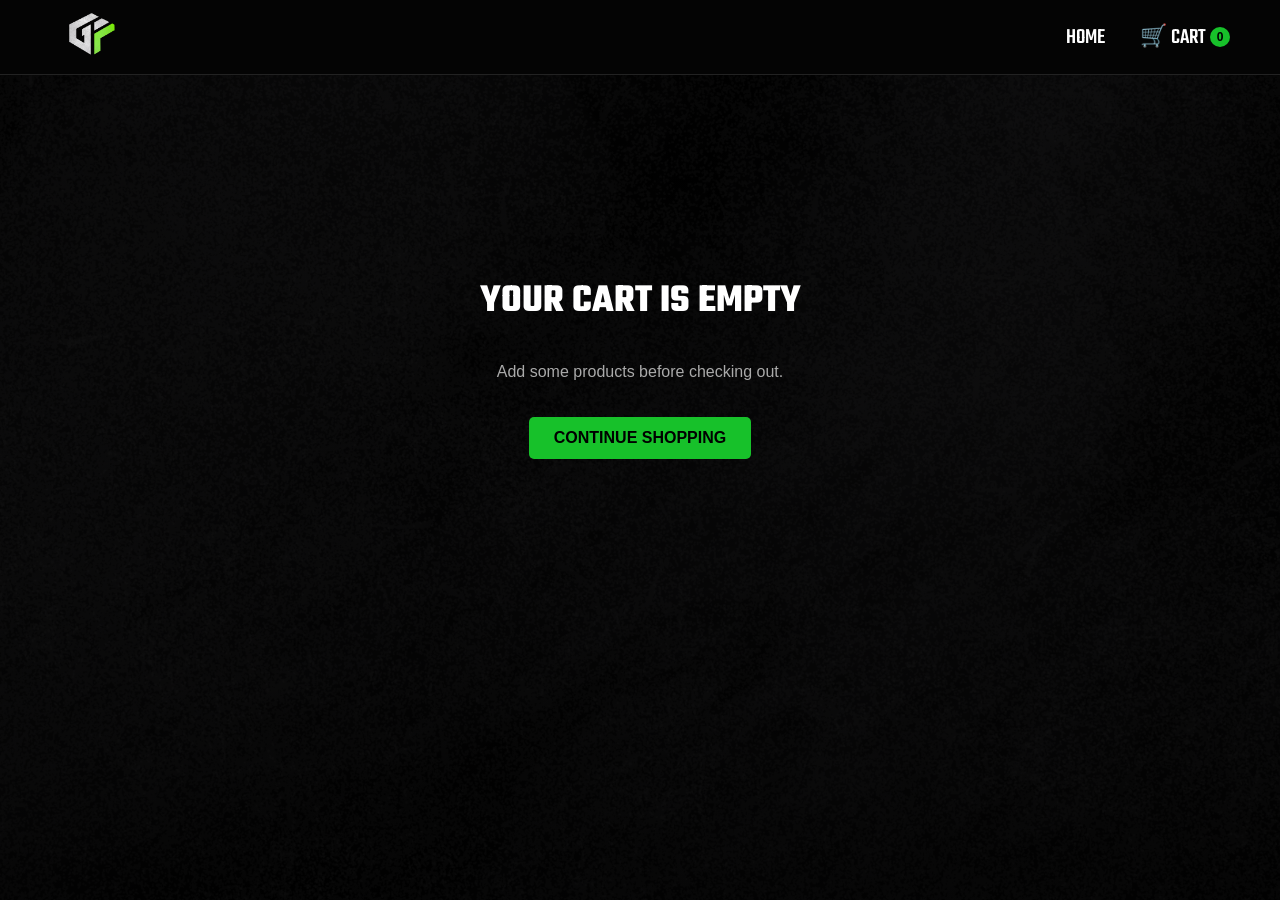
<file: checkout.html>
<!DOCTYPE html>
<html lang="en">

<head>

<meta charset="UTF-8">
<meta name="viewport" content="width=device-width, initial-scale=1">

<title>Checkout | GAINFORGE</title>

<link rel="preconnect" href="https://fonts.googleapis.com">
<link rel="preconnect" href="https://fonts.gstatic.com" crossorigin>

<link href="https://fonts.googleapis.com/css2?family=Teko:wght@400;500;600;700&display=swap" rel="stylesheet">

<link rel="stylesheet" href="checkout-style.css">



</head>


<body>


<!-- =========================
     NAVBAR
========================= -->

<nav>

    <a href="index.html">
        <img src="logo2.png" id="logo">
    </a>

    <div class="nav-links">

        <a href="index.html">
            HOME
        </a>

        <a href="cart.html" class="cart">
            🛒 CART
            <span id="cart-count">0</span>
        </a>

    </div>

</nav>



<!-- =========================
     CHECKOUT PAGE
========================= -->

<div class="checkout-container" id="checkout-page">

    <h1 class="page-title">
        CHECKOUT
    </h1>


    <div class="checkout-grid">


        <!-- =====================
             CUSTOMER INFORMATION
        ====================== -->

        <div class="checkout-box">

            <h2>
                DELIVERY INFORMATION
            </h2>


            <form id="checkout-form">


                <div class="form-group">

                    <label>
                        Full Name
                    </label>

                    <input
                        type="text"
                        id="full-name"
                        placeholder="Enter your full name"
                        required
                    >

                </div>



                <div class="form-group">

                    <label>
                        Email Address
                    </label>

                    <input
                        type="email"
                        id="email"
                        placeholder="Enter your email"
                        required
                    >

                </div>



                <div class="form-group">

                    <label>
                        Phone Number
                    </label>

                    <input
                        type="tel"
                        id="phone"
                        placeholder="09XXXXXXXXX"
                        required
                    >

                </div>



                <div class="form-group">

                    <label>
                        Delivery Address
                    </label>

                    <textarea
                        id="address"
                        placeholder="House number, street, barangay"
                        required
                    ></textarea>

                </div>



                <div class="form-group">

                    <label>
                        City / Municipality
                    </label>

                    <input
                        type="text"
                        id="city"
                        placeholder="Enter your city or municipality"
                        required
                    >

                </div>



                <div class="form-group">

                    <label>
                        Province
                    </label>

                    <input
                        type="text"
                        id="province"
                        placeholder="Enter your province"
                        required
                    >

                </div>



                <div class="form-group">

                    <label>
                        Payment Method
                    </label>

                    <select id="payment" required>

                        <option value="">
                            Select payment method
                        </option>

                        <option value="COD">
                            Cash on Delivery
                        </option>

                        <option value="GCash">
                            GCash
                        </option>

                        <option value="Bank Transfer">
                            Bank Transfer
                        </option>

                    </select>

                </div>


            </form>

        </div>



        <!-- =====================
             ORDER SUMMARY
        ====================== -->

        <div class="checkout-box">

            <h2>
                YOUR ORDER
            </h2>


            <div id="order-items">
                <!-- Products appear here -->
            </div>


            <div class="summary-row">

                <span>
                    Subtotal
                </span>

                <span id="subtotal">
                    ₱0
                </span>

            </div>


            <div class="summary-row">

                <span>
                    Shipping
                </span>

                <span>
                    FREE
                </span>

            </div>


            <div class="summary-row total">

                <span>
                    TOTAL
                </span>

                <span
                    class="total-price"
                    id="total"
                >
                    ₱0
                </span>

            </div>


            <button
                type="submit"
                form="checkout-form"
                class="place-order"
            >
                PLACE ORDER
            </button>

        </div>

    </div>

</div>



<!-- =========================
     SUCCESS
========================= -->

<div
    class="success-message"
    id="success-message"
>

    <h1>
        ORDER PLACED ✓
    </h1>

    <p>
        Thank you for your order!
        Your GAINFORGE order has been successfully placed.
    </p>

    <p>
        We will process your order and prepare it for delivery.
    </p>

    <a href="index.html">
        BACK TO HOME
    </a>

</div>



<script>

/* =========================
   CART FUNCTIONS
========================= */

function getCart() {

    return JSON.parse(
        localStorage.getItem("gainforgeCart")
    ) || [];

}


function updateCartCount() {

    const cart = getCart();

    let totalItems = 0;


    cart.forEach(function(item) {

        totalItems += item.quantity;

    });


    document.getElementById("cart-count").textContent =
        totalItems;

}


/* =========================
   DISPLAY ORDER
========================= */

function displayOrder() {

    const cart = getCart();

    const orderItems =
        document.getElementById("order-items");


    let subtotal = 0;


    if (cart.length === 0) {

        document.getElementById("checkout-page").innerHTML = `

            <div class="empty-checkout">

                <h2>
                    YOUR CART IS EMPTY
                </h2>

                <p>
                    Add some products before checking out.
                </p>

                <a href="index.html">
                    CONTINUE SHOPPING
                </a>

            </div>

        `;

        return;

    }


    orderItems.innerHTML = "";


    cart.forEach(function(item) {

        const itemTotal =
            item.price * item.quantity;


        subtotal += itemTotal;


        const itemHTML = `

            <div class="order-item">

                <img
                    src="${item.image}"
                    alt="${item.name}"
                >

                <div class="order-info">

                    <h3>
                        ${item.name}
                    </h3>

                    <p>
                        Quantity: ${item.quantity}
                    </p>

                </div>

                <div class="order-price">

                    ₱${itemTotal.toLocaleString()}

                </div>

            </div>

        `;


        orderItems.innerHTML += itemHTML;

    });


    document.getElementById("subtotal").textContent =
        "₱" + subtotal.toLocaleString();


    document.getElementById("total").textContent =
        "₱" + subtotal.toLocaleString();

}


/* =========================
   PLACE ORDER
========================= */

document
    .getElementById("checkout-form")
    .addEventListener("submit", function(event) {

        event.preventDefault();


        const cart = getCart();


        if (cart.length === 0) {

            alert("Your cart is empty.");

            return;

        }


        const fullName =
            document.getElementById("full-name").value;

        const email =
            document.getElementById("email").value;

        const phone =
            document.getElementById("phone").value;

        const address =
            document.getElementById("address").value;

        const city =
            document.getElementById("city").value;

        const province =
            document.getElementById("province").value;

        const payment =
            document.getElementById("payment").value;


        console.log("Customer:", fullName);

        console.log("Email:", email);

        console.log("Phone:", phone);

        console.log("Address:", address);

        console.log("City:", city);

        console.log("Province:", province);

        console.log("Payment:", payment);


        /*
            Clear cart after successful order
        */

        localStorage.removeItem("gainforgeCart");


        /*
            Hide checkout
        */

        document.getElementById("checkout-page").style.display =
            "none";


        /*
            Show success message
        */

        document.getElementById("success-message").style.display =
            "block";


        /*
            Update cart counter
        */

        updateCartCount();

    });


/* =========================
   INITIALIZE
========================= */

displayOrder();

updateCartCount();

</script>


</body>

</html>
</file>
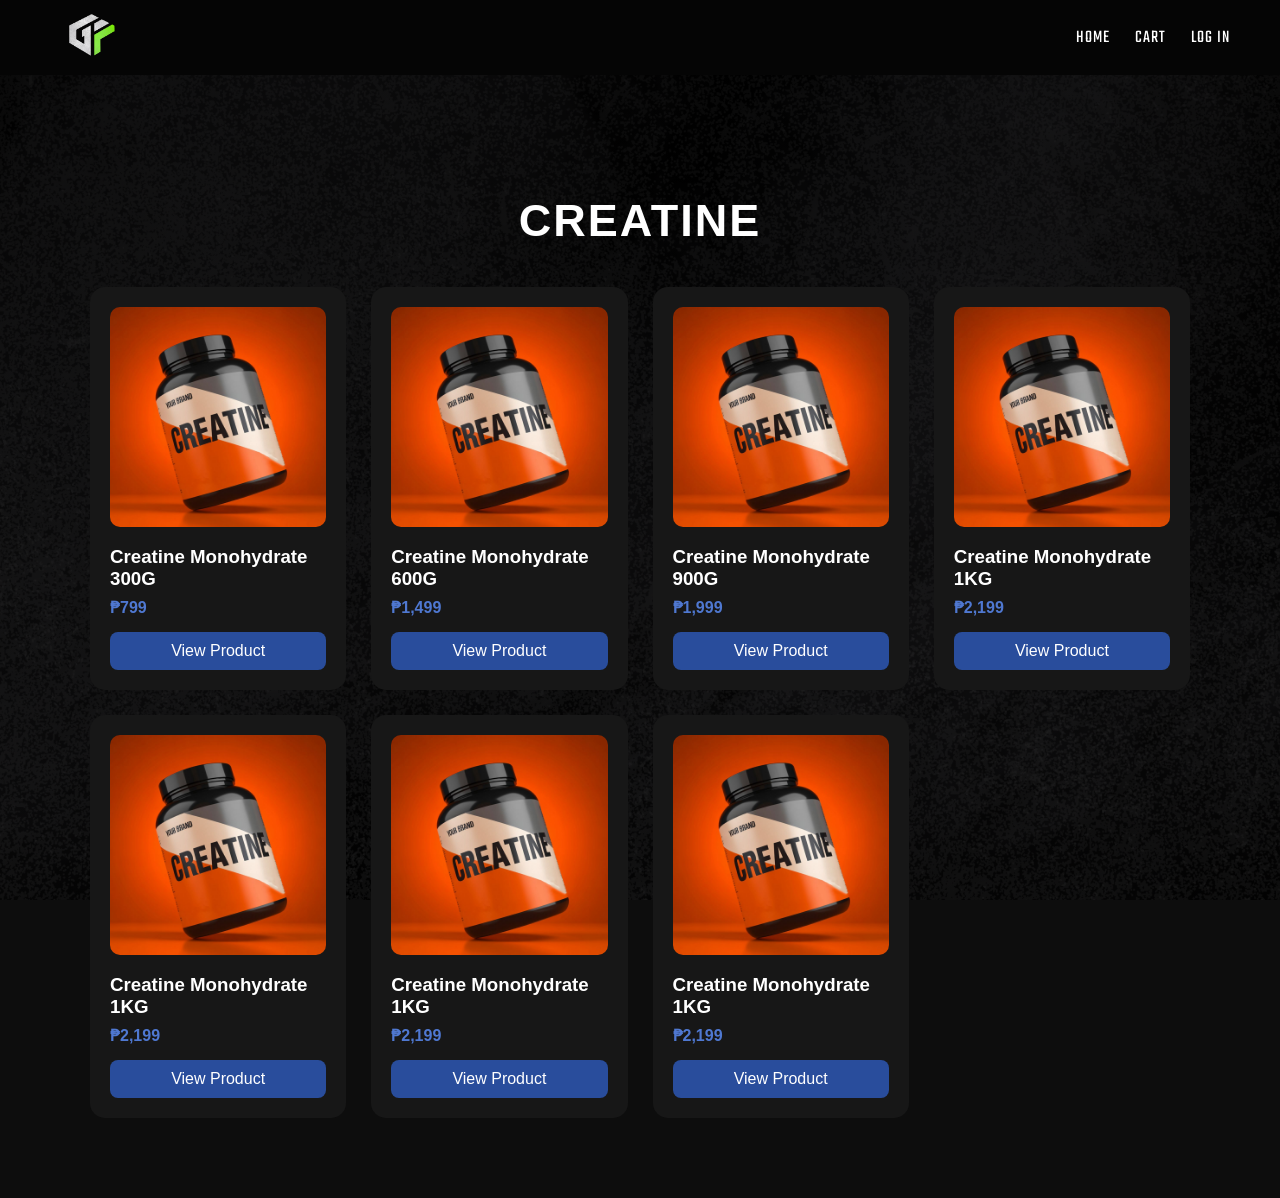
<file: creatine.html>
<!DOCTYPE html>
<html lang="en">

<head>

<meta charset="UTF-8">
<meta name="viewport" content="width=device-width, initial-scale=1">

<title>Whey Protein | GAINFORGE</title>
<link rel="preconnect" href="https://fonts.googleapis.com">
<link rel="preconnect" href="https://fonts.gstatic.com" crossorigin>
<link href="https://fonts.googleapis.com/css2?family=Teko:wght@600;700&display=swap" rel="stylesheet">

<link rel="stylesheet" href="creatine-style.css">

</head>

<body>

<nav class="navbar">

    <a href="index.html" class="logo">
        <img src="logo2.png">
    </a>

    <div class="nav-right">
        <a href="index.html">HOME</a>
        <a href="cart.html">CART</a>
        <a href="login.html">LOG IN</a>
    </div>

</nav>


<section class="products-page">

    <h1>CREATINE</h1>

    <div class="products">

        <div class="product">

            <img src="images/product2.jpg">

            <h3>Creatine Monohydrate 300G</h3>

            <p class="price">₱799</p>

            <a href="product.html?id=creatine-300g" class="view-product">
                View Product
            </a>

        </div>


        <div class="product">

            <img src="images/product2.jpg">

            <h3>Creatine Monohydrate 600G</h3>

            <p class="price">₱1,499</p>

            <a href="product.html?id=creatine-600g" class="view-product">
                View Product
            </a>

        </div>

        <div class="product">

            <img src="images/product2.jpg">

            <h3>Creatine Monohydrate 900G</h3>

            <p class="price">₱1,999</p>

            <a href="product.html?id=creatine-900g" class="view-product">
                View Product
            </a>

        </div>

        <div class="product">

            <img src="images/product2.jpg">

            <h3>Creatine Monohydrate 1KG</h3>

            <p class="price">₱2,199</p>

            <a href="product.html?id=creatine-1kg" class="view-product">
                View Product
            </a>

        </div>

         <div class="product">

            <img src="images/product2.jpg">

            <h3>Creatine Monohydrate 1KG</h3>

            <p class="price">₱2,199</p>

            <a href="product.html?id=creatine-1kg" class="view-product">
                View Product
            </a>

        </div>

         <div class="product">

            <img src="images/product2.jpg">

            <h3>Creatine Monohydrate 1KG</h3>

            <p class="price">₱2,199</p>

            <a href="product.html?id=creatine-1kg" class="view-product">
                View Product
            </a>

        </div>

         <div class="product">

            <img src="images/product2.jpg">

            <h3>Creatine Monohydrate 1KG</h3>

            <p class="price">₱2,199</p>

            <a href="product.html?id=creatine-1kg" class="view-product">
                View Product
            </a>

        </div>

    </div>

</section>

</body>
</html>
</file>
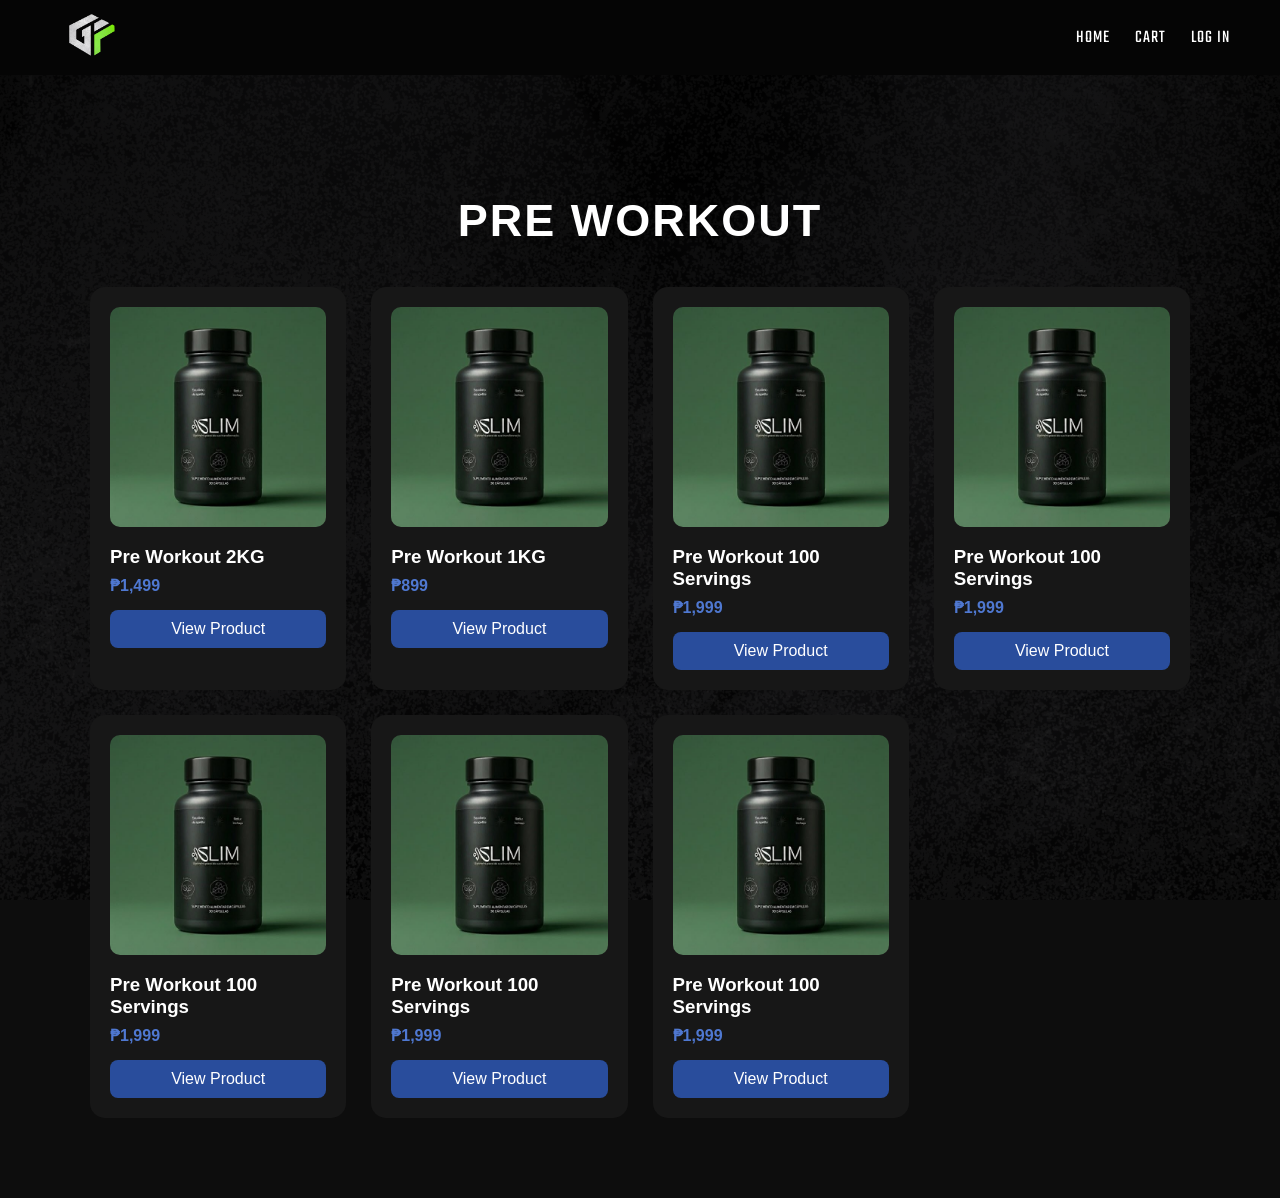
<file: preworkout.html>
<!DOCTYPE html>
<html lang="en">

<head>

<meta charset="UTF-8">
<meta name="viewport" content="width=device-width, initial-scale=1">

<title>Whey Protein | GAINFORGE</title>

<link rel="preconnect" href="https://fonts.googleapis.com">
<link rel="preconnect" href="https://fonts.gstatic.com" crossorigin>
<link href="https://fonts.googleapis.com/css2?family=Teko:wght@600;700&display=swap" rel="stylesheet">


<link rel="stylesheet" href="preworkout-style.css">

</head>

<body>

<nav class="navbar">

    <a href="index.html" class="logo">
        <img src="logo2.png">
    </a>

    <div class="nav-right">
        <a href="index.html">HOME</a>
        <a href="cart.html">CART</a>
        <a href="login.html">LOG IN</a>
    </div>

</nav>


<section class="products-page">

    <h1>PRE WORKOUT</h1>

    <div class="products">

        <div class="product">

            <img src="images/product3.jpg">

            <h3>Pre Workout 2KG</h3>

            <p class="price">₱1,499</p>

            <a href="product.html?id=preworkout-30servings" class="view-product">
                View Product
            </a>

        </div>


        <div class="product">

            <img src="images/product3.jpg">

            <h3>Pre Workout 1KG</h3>

            <p class="price">₱899</p>

            <a href="product.html?id=preworkout-60servings" class="view-product">
                View Product
            </a>

        </div>

        <div class="product">

            <img src="images/product3.jpg">

            <h3>Pre Workout 100 Servings</h3>

            <p class="price">₱1,999</p>

            <a href="product.html?id=preworkout-100servings" class="view-product">
                View Product
            </a>

        </div>

        <div class="product">

            <img src="images/product3.jpg">

            <h3>Pre Workout 100 Servings</h3>

            <p class="price">₱1,999</p>

            <a href="product.html?id=preworkout-100servings" class="view-product">
                View Product
            </a>

        </div>

        <div class="product">

            <img src="images/product3.jpg">

            <h3>Pre Workout 100 Servings</h3>

            <p class="price">₱1,999</p>

            <a href="product.html?id=preworkout-100servings" class="view-product">
                View Product
            </a>

        </div>

        <div class="product">

            <img src="images/product3.jpg">

            <h3>Pre Workout 100 Servings</h3>

            <p class="price">₱1,999</p>

            <a href="product.html?id=preworkout-100servings" class="view-product">
                View Product
            </a>

        </div>

        <div class="product">

            <img src="images/product3.jpg">

            <h3>Pre Workout 100 Servings</h3>

            <p class="price">₱1,999</p>

            <a href="product.html?id=preworkout-100servings" class="view-product">
                View Product
            </a>

        </div>

    </div>

</section>

</body>
</html>
</file>
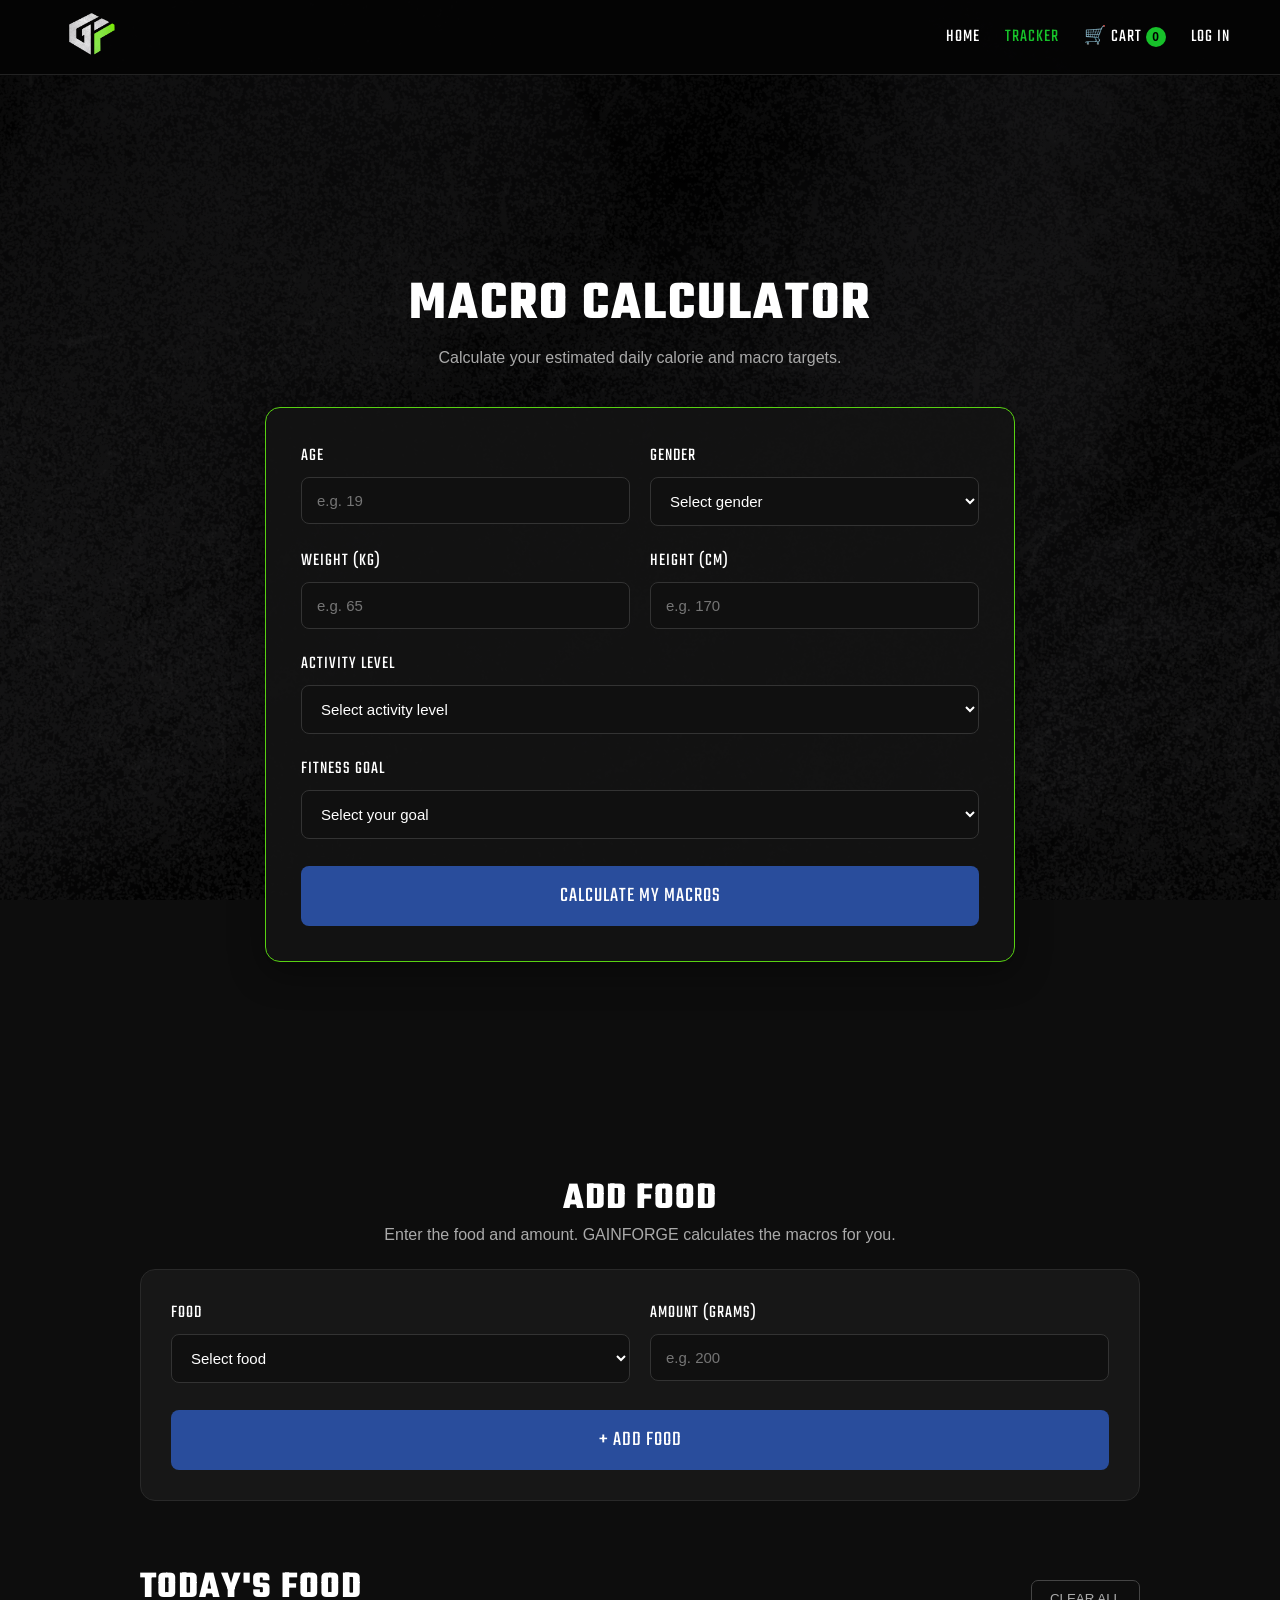
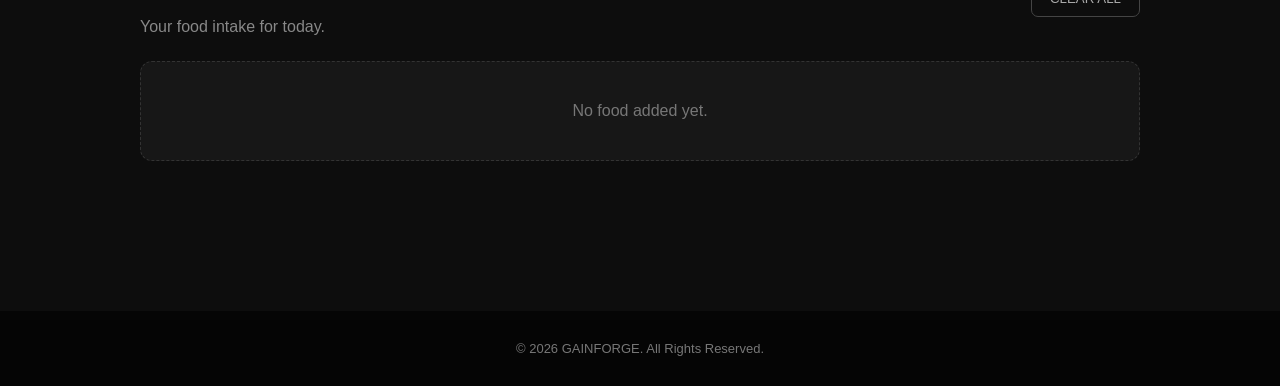
<file: tracker.html>
<!DOCTYPE html>
<html lang="en">

<head>

<meta charset="UTF-8">
<meta name="viewport" content="width=device-width, initial-scale=1">

<title>Macro Tracker | GAINFORGE</title>

<link rel="preconnect" href="https://fonts.googleapis.com">
<link rel="preconnect" href="https://fonts.gstatic.com" crossorigin>

<link href="https://fonts.googleapis.com/css2?family=Teko:wght@400;500;600;700&display=swap" rel="stylesheet">

<link rel="stylesheet" href="tracker-style.css">

</head>


<body>


<!-- =========================
     NAVBAR
========================= -->

<nav class="navbar">

    <a href="index.html" class="logo">

        <img src="logo2.png" alt="GAINFORGE">

    </a>


    <div class="nav-right">

        <a href="index.html">
            HOME
        </a>

        <a href="tracker.html" class="active">
            TRACKER
        </a>

        <a href="cart.html">
            🛒 CART
            <span id="cart-count">0</span>
        </a>

        <a href="login.html">
            LOG IN
        </a>

    </div>

</nav>



<!-- =========================
     TRACKER PAGE
========================= -->

<main class="tracker-page">

<section class="calculator-section">

    <div class="section-title">
        <h1>MACRO CALCULATOR</h1>
        <p>Calculate your estimated daily calorie and macro targets.</p>
    </div>

    <div class="calculator-box">

        <form id="macro-form">

            <div class="form-row">

                <div class="form-group">
                    <label for="age">AGE</label>
                    <input type="number" id="age" placeholder="e.g. 19" min="15" max="100" required>
                </div>

                <div class="form-group">
                    <label for="gender">GENDER</label>
                    <select id="gender" required>
                        <option value="">Select gender</option>
                        <option value="male">Male</option>
                        <option value="female">Female</option>
                    </select>
                </div>

            </div>


            <div class="form-row">

                <div class="form-group">
                    <label for="weight">WEIGHT (KG)</label>
                    <input type="number" id="weight" placeholder="e.g. 65" min="30" max="300" step="0.1" required>
                </div>

                <div class="form-group">
                    <label for="height">HEIGHT (CM)</label>
                    <input type="number" id="height" placeholder="e.g. 170" min="100" max="250" step="0.1" required>
                </div>

            </div>


            <div class="form-group">

                <label for="activity">ACTIVITY LEVEL</label>

                <select id="activity" required>

                    <option value="">
                        Select activity level
                    </option>

                    <option value="1.2">
                        Sedentary — Little or no exercise
                    </option>

                    <option value="1.375">
                        Lightly Active — Exercise 1–3 days/week
                    </option>

                    <option value="1.55">
                        Moderately Active — Exercise 3–5 days/week
                    </option>

                    <option value="1.725">
                        Very Active — Exercise 6–7 days/week
                    </option>

                    <option value="1.9">
                        Extremely Active — Hard training / physical job
                    </option>

                </select>

            </div>


            <div class="form-group">

                <label for="goal">FITNESS GOAL</label>

                <select id="goal" required>

                    <option value="">
                        Select your goal
                    </option>

                    <option value="lose">
                        Lose Weight
                    </option>

                    <option value="maintain">
                        Maintain Weight
                    </option>

                    <option value="gain">
                        Gain Weight / Muscle
                    </option>

                </select>

            </div>


            <button type="submit" class="calculate-btn">
                CALCULATE MY MACROS
            </button>

        </form>

    </div>


    <!-- RESULTS -->

    <div id="macro-results" class="macro-results">

        <div class="results-title">
            <h2>YOUR DAILY TARGETS</h2>
            <p>Estimated values based on the information you entered.</p>
        </div>


        <div class="macro-cards">

            <div class="macro-card calories-card">

                <span class="macro-label">
                    CALORIES
                </span>

                <strong id="calorie-target">
                    0
                </strong>

                <small>
                    kcal / day
                </small>

            </div>


            <div class="macro-card">

                <span class="macro-label">
                    PROTEIN
                </span>

                <strong id="protein-target">
                    0
                </strong>

                <small>
                    grams / day
                </small>

            </div>


            <div class="macro-card">

                <span class="macro-label">
                    CARBS
                </span>

                <strong id="carbs-target">
                    0
                </strong>

                <small>
                    grams / day
                </small>

            </div>


            <div class="macro-card">

                <span class="macro-label">
                    FATS
                </span>

                <strong id="fat-target">
                    0
                </strong>

                <small>
                    grams / day
                </small>

            </div>

        </div>


        <div class="macro-note">

            <strong>GAINFORGE NOTE</strong>

            <p>
                These numbers are estimates intended for general fitness
                tracking. Individual nutrition needs can vary.
            </p>

        </div>

    </div>

</section>

<!-- ADD FOOD -->

<div class="food-section">

    <div class="section-title">
        <h2>ADD FOOD</h2>
        <p>Enter the food and amount. GAINFORGE calculates the macros for you.</p>
    </div>


    <div class="food-form-box">

        <form id="food-form">

            <div class="food-input-row">

                <div class="form-group">

                    <label for="food-name">
                        FOOD
                    </label>

                    <select id="food-name" required>

                        <option value="">
                            Select food
                        </option>

                        <option value="chicken">
                            Chicken Breast
                        </option>

                        <option value="egg">
                            Egg
                        </option>

                        <option value="rice">
                            White Rice
                        </option>

                        <option value="oats">
                            Oats
                        </option>

                        <option value="banana">
                            Banana
                        </option>

                        <option value="beef">
                            Lean Beef
                        </option>

                        <option value="tuna">
                            Tuna
                        </option>

                        <option value="milk">
                            Milk
                        </option>

                        <option value="bread">
                            Bread
                        </option>

                        <option value="peanut-butter">
                            Peanut Butter
                        </option>

                    </select>

                </div>


                <div class="form-group">

                    <label for="food-grams">
                        AMOUNT (GRAMS)
                    </label>

                    <input
                        type="number"
                        id="food-grams"
                        placeholder="e.g. 200"
                        min="1"
                        max="5000"
                        step="1"
                        required
                    >

                </div>

            </div>


            <button
                type="submit"
                class="calculate-btn"
            >
                + ADD FOOD
            </button>

        </form>

    </div>

</div>


<!-- TODAY'S FOOD -->

<div class="food-log-section">

    <div class="food-log-header">

        <div>

            <h2>TODAY'S FOOD</h2>

            <p>
                Your food intake for today.
            </p>

        </div>

        <button
            type="button"
            id="clear-food"
            class="clear-food-btn"
        >
            CLEAR ALL
        </button>

    </div>


    <div id="food-list">

        <div class="empty-food">
            No food added yet.
        </div>

    </div>

</div>




</main>



<!-- =========================
     FOOTER
========================= -->

<footer>

    <p>
        © 2026 GAINFORGE. All Rights Reserved.
    </p>

</footer>



<script>

/* ================================
   MACRO CALCULATOR
================================ */

const macroForm = document.getElementById("macro-form");

const macroResults = document.getElementById("macro-results");

const calorieTarget = document.getElementById("calorie-target");
const proteinTarget = document.getElementById("protein-target");
const carbsTarget = document.getElementById("carbs-target");
const fatTarget = document.getElementById("fat-target");


macroForm.addEventListener("submit", function(event) {

    event.preventDefault();


    /* GET USER INPUT */

    const age = Number(
        document.getElementById("age").value
    );

    const weight = Number(
        document.getElementById("weight").value
    );

    const height = Number(
        document.getElementById("height").value
    );

    const gender =
        document.getElementById("gender").value;

    const activity =
        Number(document.getElementById("activity").value);

    const goal =
        document.getElementById("goal").value;


    /* CALCULATE BMR */

    let bmr;


    if (gender === "male") {

        bmr =
            (10 * weight) +
            (6.25 * height) -
            (5 * age) +
            5;

    } else {

        bmr =
            (10 * weight) +
            (6.25 * height) -
            (5 * age) -
            161;
    }


    /* CALCULATE TDEE */

    let calories = bmr * activity;


    /* ADJUST CALORIES BASED ON GOAL */

    if (goal === "lose") {

        calories = calories - 400;

    } else if (goal === "gain") {

        calories = calories + 300;
    }


    calories = Math.round(calories);


    /* MACRO TARGETS */

    /*
       Protein:
       approximately 1.8g per kg body weight
    */

    const protein =
        Math.round(weight * 1.8);


    /*
       Fat:
       approximately 25% of daily calories
    */

    const fat =
        Math.round((calories * 0.25) / 9);


    /*
       Remaining calories go to carbohydrates
    */

    const proteinCalories =
        protein * 4;

    const fatCalories =
        fat * 9;

    const remainingCalories =
        calories -
        proteinCalories -
        fatCalories;


    const carbs =
        Math.max(
            0,
            Math.round(remainingCalories / 4)
        );


    /* DISPLAY RESULTS */

    calorieTarget.textContent =
        calories.toLocaleString();

    proteinTarget.textContent =
        protein;

    carbsTarget.textContent =
        carbs;

    fatTarget.textContent =
        fat;


    /* SHOW RESULTS */

    macroResults.style.display = "block";


    /* SCROLL TO RESULTS */

    macroResults.scrollIntoView({
        behavior: "smooth",
        block: "start"
    });

});


/* =================================
   GAINFORGE FOOD DATABASE
================================= */

/*
   Nutrition values are based on
   approximately 100 grams of food.

   calories = kcal
   protein  = grams
   carbs    = grams
   fat      = grams
*/

const foodDatabase = {

    chicken: {
        name: "Chicken Breast",
        calories: 165,
        protein: 31,
        carbs: 0,
        fat: 3.6
    },

    egg: {
        name: "Egg",
        calories: 155,
        protein: 13,
        carbs: 1.1,
        fat: 11
    },

    rice: {
        name: "White Rice",
        calories: 130,
        protein: 2.7,
        carbs: 28,
        fat: 0.3
    },

    oats: {
        name: "Oats",
        calories: 389,
        protein: 16.9,
        carbs: 66.3,
        fat: 6.9
    },

    banana: {
        name: "Banana",
        calories: 89,
        protein: 1.1,
        carbs: 22.8,
        fat: 0.3
    },

    beef: {
        name: "Lean Beef",
        calories: 217,
        protein: 26,
        carbs: 0,
        fat: 12
    },

    tuna: {
        name: "Tuna",
        calories: 132,
        protein: 28,
        carbs: 0,
        fat: 1.3
    },

    milk: {
        name: "Milk",
        calories: 61,
        protein: 3.2,
        carbs: 4.8,
        fat: 3.3
    },

    bread: {
        name: "Bread",
        calories: 265,
        protein: 9
        ,
        carbs: 49,
        fat: 3.2
    },

    "peanut-butter": {
        name: "Peanut Butter",
        calories: 588,
        protein: 25,
        carbs: 20,
        fat: 50
    }

};


/* =================================
   FOOD STORAGE
================================= */

let foods =
    JSON.parse(
        localStorage.getItem("gainforgeFoods")
    ) || [];


/* =================================
   FOOD FORM
================================= */

const foodForm =
    document.getElementById("food-form");

const foodList =
    document.getElementById("food-list");

const clearFood =
    document.getElementById("clear-food");


/* =================================
   ADD FOOD
================================= */

foodForm.addEventListener("submit", function(event) {

    event.preventDefault();


    const foodId =
        document.getElementById("food-name").value;

    const grams =
        Number(
            document.getElementById("food-grams").value
        );


    if (!foodId || grams <= 0) {
        return;
    }


    const food =
        foodDatabase[foodId];


    if (!food) {
        return;
    }


    /*
       Calculate nutrition based
       on the amount entered.

       Example:

       100g chicken = 165 calories

       200g chicken =
       165 × 2 = 330 calories
    */

    const multiplier =
        grams / 100;


    const foodEntry = {

        id: Date.now(),

        name: food.name,

        grams: grams,

        calories:
            food.calories * multiplier,

        protein:
            food.protein * multiplier,

        carbs:
            food.carbs * multiplier,

        fat:
            food.fat * multiplier

    };


    foods.push(foodEntry);


    saveFoods();

    displayFoods();

    updateFoodTotals();


    foodForm.reset();

});


/* =================================
   SAVE FOOD
================================= */

function saveFoods() {

    localStorage.setItem(
        "gainforgeFoods",
        JSON.stringify(foods)
    );

}


/* =================================
   DISPLAY FOOD
================================= */

function displayFoods() {

    if (foods.length === 0) {

        foodList.innerHTML = `
            <div class="empty-food">
                No food added yet.
            </div>
        `;

        return;
    }


    foodList.innerHTML = "";


    foods.forEach(function(food) {

        const item =
            document.createElement("div");

        item.className = "food-item";


        item.innerHTML = `

            <div class="food-info">

                <h3>
                    ${food.name}
                </h3>

                <span>
                    ${food.grams}g
                </span>

            </div>


            <div class="food-macros">

                <div>
                    <strong>
                        ${Math.round(food.calories)}
                    </strong>
                    <small>kcal</small>
                </div>

                <div>
                    <strong>
                        ${food.protein.toFixed(1)}g
                    </strong>
                    <small>protein</small>
                </div>

                <div>
                    <strong>
                        ${food.carbs.toFixed(1)}g
                    </strong>
                    <small>carbs</small>
                </div>

                <div>
                    <strong>
                        ${food.fat.toFixed(1)}g
                    </strong>
                    <small>fat</small>
                </div>

            </div>


            <button
                type="button"
                class="remove-food"
                onclick="removeFood(${food.id})"
            >
                ×
            </button>

        `;


        foodList.appendChild(item);

    });

}


/* =================================
   REMOVE FOOD
================================= */

function removeFood(id) {

    foods =
        foods.filter(function(food) {

            return food.id !== id;

        });


    saveFoods();

    displayFoods();

    updateFoodTotals();

}


/* =================================
   CLEAR ALL FOOD
================================= */

clearFood.addEventListener(
    "click",
    function() {

        if (foods.length === 0) {
            return;
        }


        foods = [];


        saveFoods();

        displayFoods();

        updateFoodTotals();

    }
);


/* =================================
   TOTAL DAILY FOOD
================================= */

function updateFoodTotals() {

    let totalCalories = 0;
    let totalProtein = 0;
    let totalCarbs = 0;
    let totalFat = 0;


    foods.forEach(function(food) {

        totalCalories += food.calories;

        totalProtein += food.protein;

        totalCarbs += food.carbs;

        totalFat += food.fat;

    });


    /*
       If you already have these
       elements in your tracker,
       they will automatically update.
    */

    const calorieConsumed =
        document.getElementById("calorie-consumed");

    const proteinConsumed =
        document.getElementById("protein-consumed");

    const carbsConsumed =
        document.getElementById("carbs-consumed");

    const fatConsumed =
        document.getElementById("fat-consumed");


    if (calorieConsumed) {
        calorieConsumed.textContent =
            Math.round(totalCalories);
    }


    if (proteinConsumed) {
        proteinConsumed.textContent =
            totalProtein.toFixed(1) + "g";
    }


    if (carbsConsumed) {
        carbsConsumed.textContent =
            totalCarbs.toFixed(1) + "g";
    }


    if (fatConsumed) {
        fatConsumed.textContent =
            totalFat.toFixed(1) + "g";
    }

}


/* =================================
   INITIALIZE
================================= */

displayFoods();

updateFoodTotals();



</script>


</body>

</html>
</file>
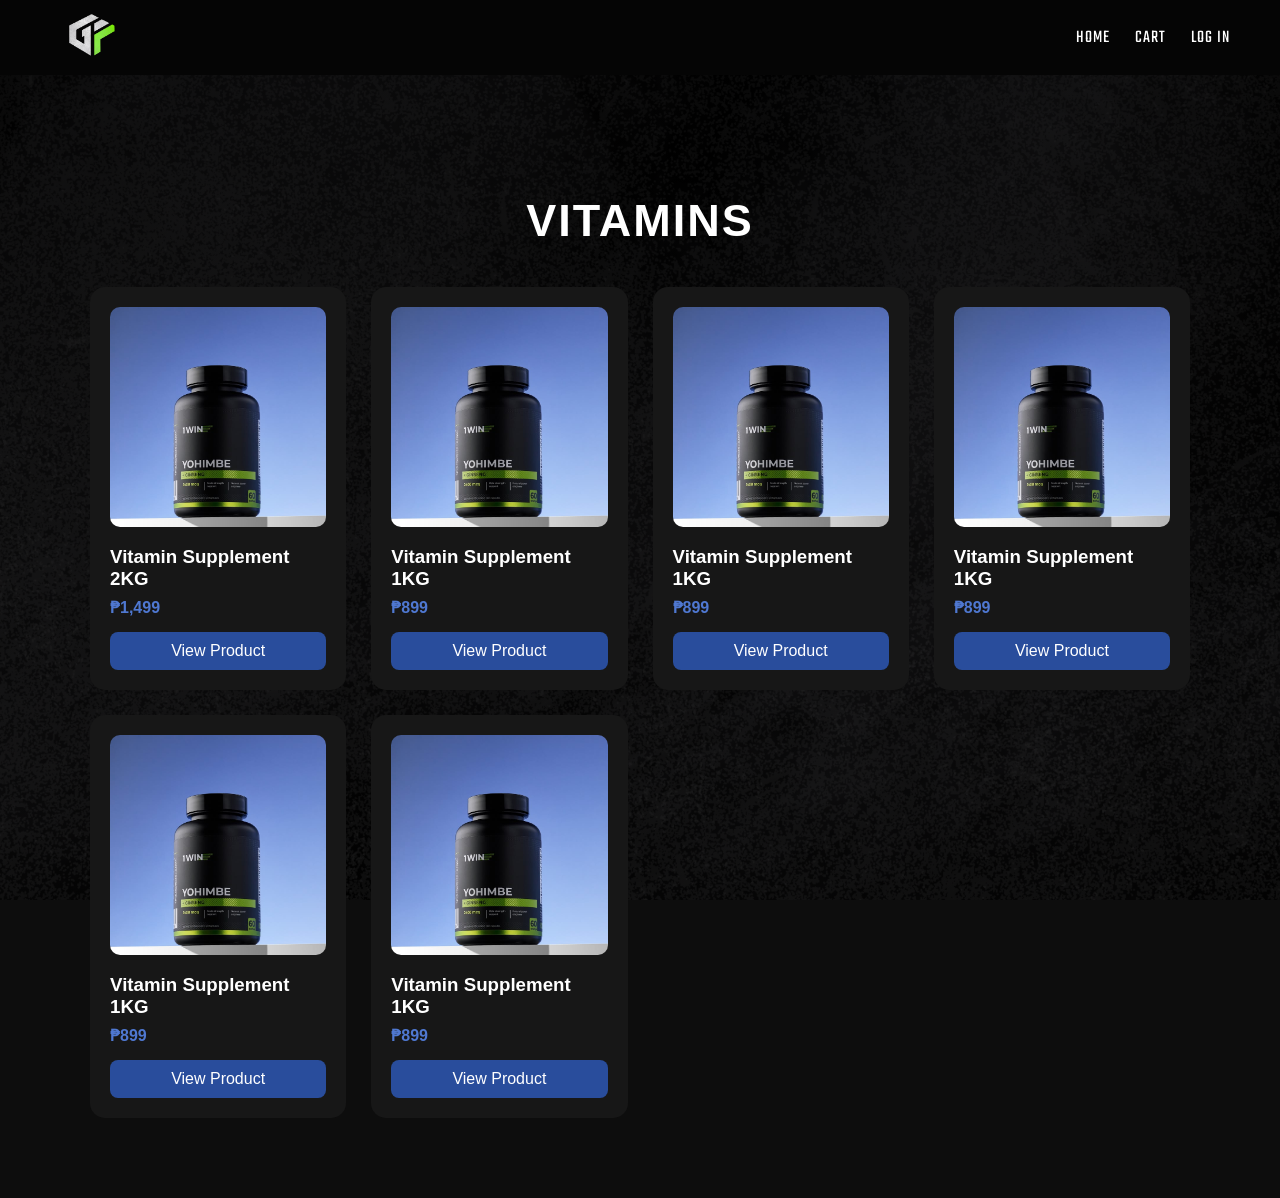
<file: vitamins.html>
<!DOCTYPE html>
<html lang="en">

<head>

<meta charset="UTF-8">
<meta name="viewport" content="width=device-width, initial-scale=1">

<title>Whey Protein | GAINFORGE</title>

<link rel="preconnect" href="https://fonts.googleapis.com">
<link rel="preconnect" href="https://fonts.gstatic.com" crossorigin>
<link href="https://fonts.googleapis.com/css2?family=Teko:wght@600;700&display=swap" rel="stylesheet">

<link rel="stylesheet" href="vitamins-style.css">

</head>

<body>

<nav class="navbar">

    <a href="index.html" class="logo">
        <img src="logo2.png">
    </a>

    <div class="nav-right">
        <a href="index.html">HOME</a>
        <a href="cart.html">CART</a>
        <a href="login.html">LOG IN</a>
    </div>

</nav>


<section class="products-page">

    <h1>VITAMINS</h1>

    <div class="products">

        <div class="product">

            <img src="images/product4.jpg">

            <h3>Vitamin Supplement 2KG</h3>

            <p class="price">₱1,499</p>

            <a href="product.html?id=multivitamins" class="view-product">
                View Product
            </a>

        </div>


        <div class="product">

            <img src="images/product4.jpg">

            <h3>Vitamin Supplement 1KG</h3>

            <p class="price">₱899</p>

            <a href="product.html?id=multivitamins" class="view-product">
                View Product
            </a>

        </div>

        <div class="product">

            <img src="images/product4.jpg">

            <h3>Vitamin Supplement 1KG</h3>

            <p class="price">₱899</p>

            <a href="product.html?id=multivitamins" class="view-product">
                View Product
            </a>

        </div>


        <div class="product">

            <img src="images/product4.jpg">

            <h3>Vitamin Supplement 1KG</h3>

            <p class="price">₱899</p>

            <a href="product.html?id=multivitamins" class="view-product">
                View Product
            </a>

        </div>


        <div class="product">

            <img src="images/product4.jpg">

            <h3>Vitamin Supplement 1KG</h3>

            <p class="price">₱899</p>

            <a href="product.html?id=multivitamins" class="view-product">
                View Product
            </a>

        </div>


        <div class="product">

            <img src="images/product4.jpg">

            <h3>Vitamin Supplement 1KG</h3>

            <p class="price">₱899</p>

            <a href="product.html?id=multivitamins" class="view-product">
                View Product
            </a>

        </div>


    </div>

</section>

</body>
</html>
</file>
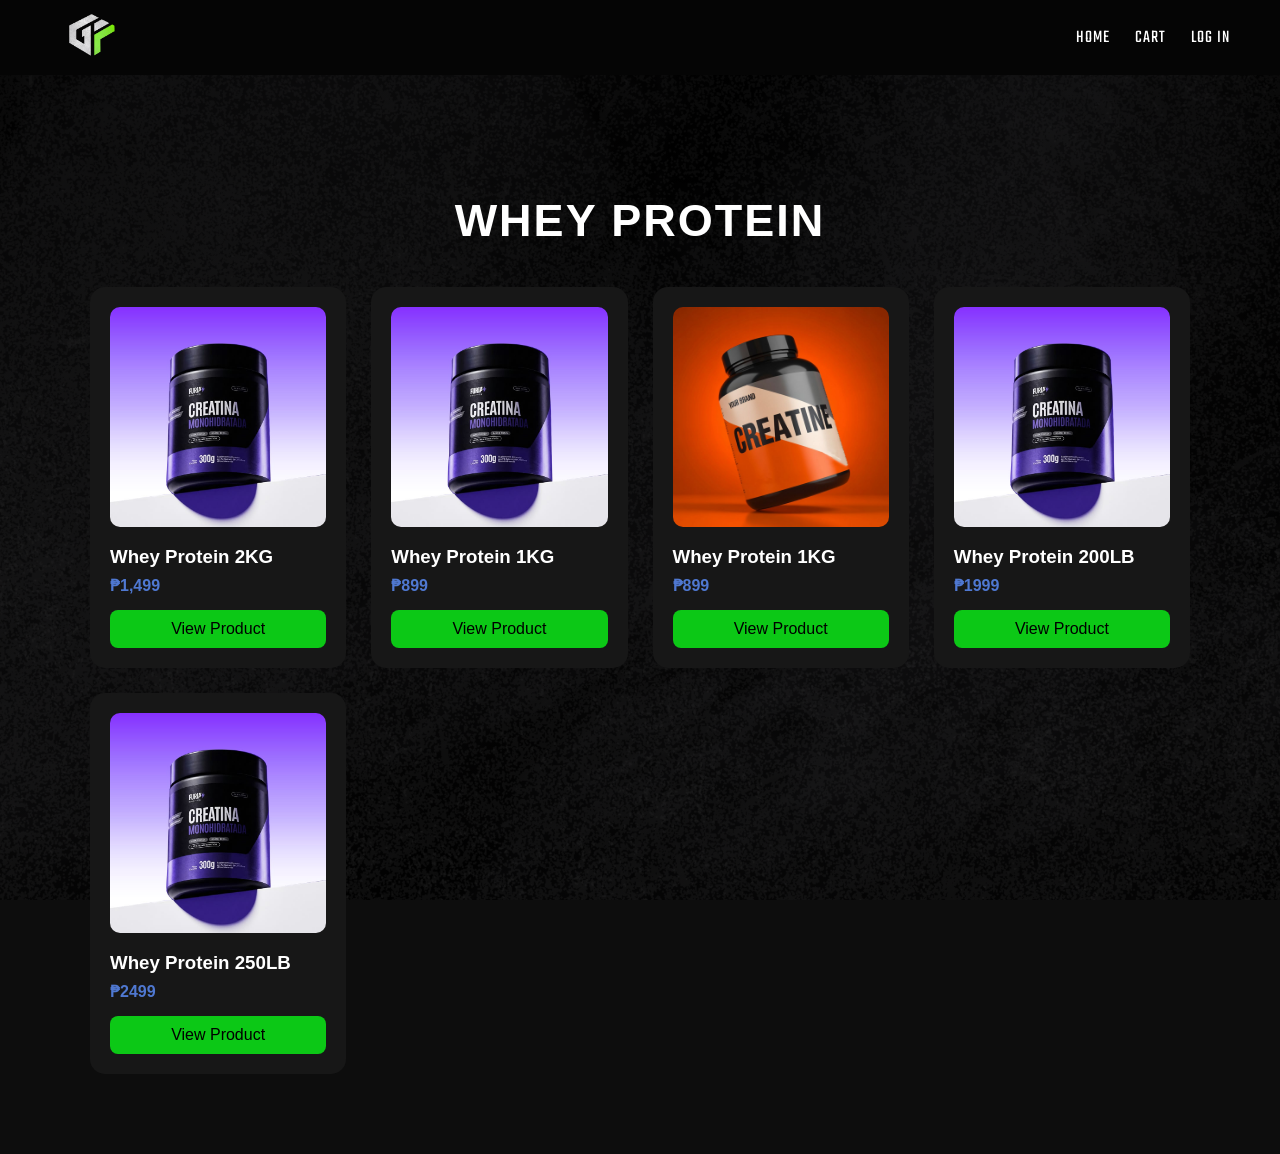
<file: whey.html>
<!DOCTYPE html>
<html lang="en">

<head>

<meta charset="UTF-8">
<meta name="viewport" content="width=device-width, initial-scale=1">

<link rel="preconnect" href="https://fonts.googleapis.com">
<link rel="preconnect" href="https://fonts.gstatic.com" crossorigin>
<link href="https://fonts.googleapis.com/css2?family=Teko:wght@600;700&display=swap" rel="stylesheet">

<link rel="stylesheet" href="whey-style.css">

<title>Whey Protein | GAINFORGE</title>



</head>

<body>

<nav class="navbar">

    <a href="index.html" class="logo">
        <img src="logo2.png">
    </a>

    <div class="nav-right">
        <a href="index.html">HOME</a>
        <a href="cart.html">CART</a>
        <a href="login.html">LOG IN</a>
    </div>

</nav>


<section class="products-page">

    <h1>WHEY PROTEIN</h1>

    <div class="products">

        <div class="product">

            <img src="images/product1.jpg">

            <h3>Whey Protein 2KG</h3>

            <p class="price">₱1,499</p>

            <a href="product.html?id=whey-2kg" class="view-product">
                View Product
            </a>

        </div>


        <div class="product">

            <img src="images/product1.jpg">

            <h3>Whey Protein 1KG</h3>

            <p class="price">₱899</p>

            <a href="product.html?id=whey-1kg" class="view-product">
                View Product
            </a>

        </div>

        <div class="product">

            <img src="images/product2.jpg">

            <h3>Whey Protein 1KG</h3>

            <p class="price">₱899</p>

            <a href="product.html?id=whey-100lb" class="view-product">
                View Product
            </a>

        </div>

        <div class="product">

            <img src="images/product1.jpg">

            <h3>Whey Protein 200LB</h3>

            <p class="price">₱1999</p>

            <a href="product.html?id=whey-200lb" class="view-product">
                View Product
            </a>

        </div>

        <div class="product">

            <img src="images/product1.jpg">

            <h3>Whey Protein 250LB</h3>

            <p class="price">₱2499</p>

            <a href="product.html?id=whey-250lb" class="view-product">
                View Product
            </a>

        </div>

    </div>

</section>

</body>
</html>
</file>
<file: checkout-style.css>
* {
    box-sizing: border-box;
}

body {
    margin: 0;
    padding: 0;

    font-family: Arial, sans-serif;

    background:
        linear-gradient(
            rgba(0, 0, 0, 0.75),
            rgba(0, 0, 0, 0.85)
        ),
        url("bg.png");

    background-size: cover;
    background-position: center;
    background-attachment: fixed;

    color: white;
}


/* =========================
   NAVBAR
========================= */

nav {
    position: fixed;

    top: 0;
    left: 0;

    width: 100%;

    height: 75px;

    background: rgba(5, 5, 5, 0.95);

    display: flex;
    align-items: center;

    padding: 0 50px;

    z-index: 1000;

    border-bottom: 1px solid #222;
}


#logo {
    width: 80px;
}


.nav-links {
    margin-left: auto;

    display: flex;

    align-items: center;

    gap: 35px;
}


.nav-links a {
    color: white;

    text-decoration: none;

    font-family: "Teko", sans-serif;

    font-size: 22px;

    font-weight: 500;

    transition: 0.3s;
}


.nav-links a:hover {
    color: #17c12a;
}


.cart {
    color: white;

    text-decoration: none;

    font-family: "Teko", sans-serif;

    font-size: 22px;
}


#cart-count {
    display: inline-flex;

    justify-content: center;
    align-items: center;

    min-width: 20px;
    height: 20px;

    padding: 2px 6px;

    background: #17c12a;

    color: black;

    border-radius: 50%;

    font-family: Arial, sans-serif;

    font-size: 12px;

    font-weight: bold;

    vertical-align: middle;
}


/* =========================
   CHECKOUT CONTAINER
========================= */

.checkout-container {

    max-width: 1200px;

    margin: 120px auto 60px;

    padding: 20px;
}


.page-title {

    font-family: "Teko", sans-serif;

    font-size: 55px;

    text-align: center;

    margin-bottom: 35px;

    letter-spacing: 2px;
}


/* =========================
   CHECKOUT GRID
========================= */

.checkout-grid {

    display: grid;

    grid-template-columns: 1fr 400px;

    gap: 30px;
}


/* =========================
   BOX
========================= */

.checkout-box {

    background: rgba(23, 23, 23, 0.95);

    border: 1px solid #292929;

    border-radius: 12px;

    padding: 30px;

    box-shadow: 0 10px 30px rgba(0, 0, 0, 0.35);
}


.checkout-box h2 {

    margin-top: 0;

    margin-bottom: 25px;

    font-family: "Teko", sans-serif;

    font-size: 32px;

    letter-spacing: 1px;
}


/* =========================
   FORM
========================= */

.form-group {

    margin-bottom: 20px;
}


.form-group label {

    display: block;

    margin-bottom: 8px;

    font-size: 14px;

    color: #ccc;
}


.form-group input,
.form-group select,
.form-group textarea {

    width: 100%;

    padding: 14px;

    border: 1px solid #333;

    border-radius: 6px;

    background: #0d0d0d;

    color: white;

    font-size: 14px;

    outline: none;
}


.form-group input:focus,
.form-group select:focus,
.form-group textarea:focus {

    border-color: #17c12a;
}


.form-group textarea {

    height: 100px;

    resize: vertical;
}


/* =========================
   ORDER ITEMS
========================= */

.order-item {

    display: flex;

    align-items: center;

    gap: 15px;

    padding: 15px 0;

    border-bottom: 1px solid #292929;
}


.order-item img {

    width: 70px;

    height: 70px;

    object-fit: cover;

    border-radius: 8px;

    background: #0d0d0d;
}


.order-info {

    flex: 1;
}


.order-info h3 {

    margin: 0 0 5px;

    font-family: "Teko", sans-serif;

    font-size: 22px;
}


.order-info p {

    margin: 0;

    color: #aaa;

    font-size: 13px;
}


.order-price {

    font-weight: bold;

    color: #4f78d1;
}


/* =========================
   TOTAL
========================= */

.summary-row {

    display: flex;

    justify-content: space-between;

    margin-top: 18px;

    font-size: 15px;
}


.summary-row.total {

    margin-top: 25px;

    padding-top: 20px;

    border-top: 1px solid #333;

    font-size: 24px;

    font-family: "Teko", sans-serif;
}


.total-price {

    color: #17c12a;
}


/* =========================
   PLACE ORDER BUTTON
========================= */

.place-order {

    width: 100%;

    margin-top: 25px;

    padding: 15px;

    border: none;

    border-radius: 6px;

    background: #17c12a;

    color: black;

    font-family: "Teko", sans-serif;

    font-size: 25px;

    font-weight: 700;

    cursor: pointer;

    transition: 0.3s;
}


.place-order:hover {

    background: #20e535;

    transform: translateY(-2px);
}


/* =========================
   EMPTY CART
========================= */

.empty-checkout {

    text-align: center;

    padding: 100px 20px;
}


.empty-checkout h2 {

    font-family: "Teko", sans-serif;

    font-size: 40px;
}


.empty-checkout p {

    color: #aaa;
}


.empty-checkout a {

    display: inline-block;

    margin-top: 20px;

    padding: 12px 25px;

    background: #17c12a;

    color: black;

    text-decoration: none;

    border-radius: 5px;

    font-weight: bold;
}


/* =========================
   SUCCESS MESSAGE
========================= */

.success-message {

    display: none;

    text-align: center;

    max-width: 600px;

    margin: 150px auto;

    background: #171717;

    border: 1px solid #292929;

    border-radius: 12px;

    padding: 50px 30px;
}


.success-message h1 {

    font-family: "Teko", sans-serif;

    font-size: 50px;

    color: #17c12a;

    margin: 0 0 15px;
}


.success-message p {

    color: #ccc;

    line-height: 1.6;
}


.success-message a {

    display: inline-block;

    margin-top: 20px;

    padding: 12px 25px;

    background: #17c12a;

    color: black;

    text-decoration: none;

    border-radius: 5px;

    font-weight: bold;
}


/* =========================
   MOBILE
========================= */

@media (max-width: 800px) {

    nav {

        padding: 0 20px;
    }


    #logo {

        width: 120px;
    }


    .nav-links {

        gap: 15px;
    }


    .nav-links a {

        font-size: 18px;
    }


    .checkout-grid {

        grid-template-columns: 1fr;
    }


    .page-title {

        font-size: 45px;
    }


    .checkout-box {

        padding: 20px;
    }

}
</file>
<file: creatine-style.css>
* {
    box-sizing: border-box;
    margin: 0;
    padding: 0;
    font-family: sans-serif;
}

body {
    background: #0d0d0d;
    color: white;
}

body::before {
            content: "";
            position: fixed;
            top: 0;
            left: 0;

            width: 100%;
            height: 100%;

            background-image: 
                linear-gradient(
                    rgba(0, 0, 0, 0.65),
                    rgba(0, 0, 0, 0.65)
                ),
                url("bg.png");

            background-size: cover;
            background-position: center;

            z-index: -1;
        }

.navbar {
    height: 75px;
    display: flex;
    align-items: center;
    justify-content: space-between;
    padding: 0 50px;
    background: #050505;
}

.logo img {
    width: 80px;
}

.nav-right {

    display: flex;

    align-items: center;

    gap: 25px;

}

.nav-right a {
    color: white;
    text-decoration: none;
    font-family: 'Teko', sans-serif;
    font-size: 18px;
    letter-spacing: 1px;
}

.nav-right a:hover {

    color: #17c12a;

}


.products-page {
    padding: 120px 50px 80px;
    text-align: center;
}

.products-page h1 {
    font-family: 'Oswald', sans-serif;
    font-size: 45px;
    letter-spacing: 2px;
    margin-bottom: 40px;
}



.products {
    display: grid;
    grid-template-columns: repeat(4, 1fr);
    gap: 25px;
    max-width: 1100px;
    margin: auto;
}

.product {
    background: #171717;
    border-radius: 15px;
    padding: 20px;
    text-align: left;
    transition: 0.3s;
}

.product:hover {
    transform: translateY(-5px);
}

.product img {
    width: 100%;
    height: 220px;
    object-fit: cover;
    border-radius: 10px;
}

.product h3 {
    margin-top: 15px;
    margin-bottom: 8px;
}

.price {
    color: #4f78d1;
    font-weight: bold;
    margin-bottom: 15px;
}

.view-product {
    display: block;
    text-align: center;
    padding: 10px;
    background: #294d9c;
    color: white;
    text-decoration: none;
    border-radius: 8px;
}
</file>
<file: preworkout-style.css>
* {
    box-sizing: border-box;
    margin: 0;
    padding: 0;
    font-family: Arial, sans-serif;
}

body {
    background: #0d0d0d;
    color: white;
}

body::before {
            content: "";
            position: fixed;
            top: 0;
            left: 0;

            width: 100%;
            height: 100%;

            background-image: 
                linear-gradient(
                    rgba(0, 0, 0, 0.65),
                    rgba(0, 0, 0, 0.65)
                ),
                url("bg.png");

            background-size: cover;
            background-position: center;

            z-index: -1;
        }

.navbar {
    height: 75px;
    display: flex;
    align-items: center;
    justify-content: space-between;
    padding: 0 50px;
    background: #050505;
}

.logo img {
    width: 80px;
}

.nav-right {

    display: flex;

    align-items: center;

    gap: 25px;

}

.nav-right a {
    color: white;
    text-decoration: none;
    font-family: 'Teko', sans-serif;
    font-size: 18px;
    letter-spacing: 1px;
}

.nav-right a:hover {

    color: #17c12a;

}

.products-page {
    padding: 120px 50px 80px;
    text-align: center;
}

.products-page h1 {
    font-family: 'Bebas Neue', sans-serif;
    font-size: 45px;
    letter-spacing: 2px;
    margin-bottom: 40px;
}

.products {
    display: grid;
    grid-template-columns: repeat(4, 1fr);
    gap: 25px;
    max-width: 1100px;
    margin: auto;
}

.product {
    background: #171717;
    border-radius: 15px;
    padding: 20px;
    text-align: left;
    transition: 0.3s;
}

.product:hover {
    transform: translateY(-5px);
}

.product img {
    width: 100%;
    height: 220px;
    object-fit: cover;
    border-radius: 10px;
}

.product h3 {
    margin-top: 15px;
    margin-bottom: 8px;
}

.price {
    color: #4f78d1;
    font-weight: bold;
    margin-bottom: 15px;
}

.view-product {
    display: block;
    text-align: center;
    padding: 10px;
    background: #294d9c;
    color: white;
    text-decoration: none;
    border-radius: 8px;
}
</file>
<file: tracker-style.css>
* {
    box-sizing: border-box;
    margin: 0;
    padding: 0;
    font-family: Arial, sans-serif;
}


html {
    scroll-behavior: smooth;
}


body {
    background: #0d0d0d;
    color: white;
    min-height: 100vh;
}


body::before {

    content: "";

    position: fixed;

    top: 0;
    left: 0;

    width: 100%;
    height: 100%;

    background-image:
        linear-gradient(
            rgba(0, 0, 0, 0.65),
            rgba(0, 0, 0, 0.65)
        ),
        url("../bg.png");

    background-size: cover;

    background-position: center;

    z-index: -1;
}


/* =========================
   NAVBAR
========================= */

.navbar {

    position: fixed;

    top: 0;
    left: 0;

    width: 100%;

    height: 75px;

    display: flex;

    align-items: center;

    justify-content: space-between;

    padding: 0 50px;

    background: rgba(5, 5, 5, 0.95);

    border-bottom: 1px solid #222;

    z-index: 1000;
}


.logo img {

    width: 80px;

}


.nav-right {

    display: flex;

    align-items: center;

    gap: 25px;

}


.nav-right a {

    color: white;

    text-decoration: none;

    font-family: "Teko", sans-serif;

    font-size: 18px;

    letter-spacing: 1px;

    transition: 0.3s;

}


.nav-right a:hover {

    color: #17c12a;

}


.nav-right a.active {

    color: #17c12a;

}


#cart-count {

    display: inline-flex;

    justify-content: center;

    align-items: center;

    min-width: 20px;

    height: 20px;

    padding: 2px 6px;

    background: #17c12a;

    color: black;

    border-radius: 50%;

    font-family: Arial, sans-serif;

    font-size: 12px;

    font-weight: bold;

    vertical-align: middle;

}


/* =========================
   TRACKER PAGE
========================= */

.tracker-page {

    max-width: 1100px;

    margin: 0 auto;

    padding: 125px 30px 70px;

}


.tracker-page > h1 {

    text-align: center;

    font-family: "Teko", sans-serif;

    font-size: 55px;

    letter-spacing: 3px;

}


.tracker-intro {

    text-align: center;

    color: #aaa;

    margin-top: 5px;

    margin-bottom: 40px;

    font-size: 15px;

}


/* =========================
   CARD
========================= */

.tracker-card {

    background: rgba(23, 23, 23, 0.95);

    border: 1px solid #292929;

    border-radius: 12px;

    padding: 30px;

    margin-bottom: 25px;

    box-shadow:
        0 10px 30px rgba(0, 0, 0, 0.35);
}


.card-title {

    display: flex;

    align-items: center;

    justify-content: space-between;

    margin-bottom: 25px;

}


.card-title h2 {

    font-family: "Teko", sans-serif;

    font-size: 32px;

    letter-spacing: 1px;

}


.card-title span {

    color: #aaa;

    font-size: 13px;

}


/* =========================
   CALORIE TARGET
========================= */

.calorie-target {

    text-align: center;

    margin-bottom: 35px;

}


.calorie-target strong {

    font-family: "Teko", sans-serif;

    font-size: 65px;

}


.calorie-target span {

    color: #aaa;

    font-size: 18px;

}


/* =========================
   MACROS
========================= */

.macro-grid {

    display: grid;

    grid-template-columns:
        repeat(3, 1fr);

    gap: 20px;

}


.macro-box {

    background: #0d0d0d;

    border: 1px solid #292929;

    border-radius: 10px;

    padding: 20px;

}


.macro-box h3 {

    font-family: "Teko", sans-serif;

    font-size: 22px;

    letter-spacing: 1px;

    margin-bottom: 8px;

}


.macro-box strong {

    font-size: 18px;

}


/* =========================
   PROGRESS BAR
========================= */

.progress {

    width: 100%;

    height: 8px;

    background: #292929;

    border-radius: 20px;

    overflow: hidden;

    margin-top: 12px;

}


.progress-bar {

    height: 100%;

    width: 0%;

    background: #17c12a;

    border-radius: 20px;

    transition: width 0.4s ease;

}


.protein-bar {

    background: #4f78d1;

}


.carbs-bar {

    background: #17c12a;

}


.fats-bar {

    background: #d89b27;

}


/* =========================
   CALORIE PROGRESS
========================= */

.calorie-info {

    display: flex;

    justify-content: space-between;

    align-items: center;

}


.calorie-info span {

    color: #aaa;

    font-size: 13px;

}


.calorie-info strong {

    font-size: 18px;

}


.large-progress {

    height: 12px;

    margin-top: 18px;

}


.calorie-bar {

    background: #17c12a;

}


.remaining {

    display: flex;

    justify-content: space-between;

    margin-top: 12px;

    color: #aaa;

    font-size: 13px;

}


.remaining strong {

    color: white;

}


/* =========================
   FOOD FORM
========================= */

.form-group {

    flex: 1;

}


.form-group label {

    display: block;

    margin-bottom: 8px;

    color: #ccc;

    font-size: 13px;

}


.form-group input {

    width: 100%;

    padding: 13px;

    background: #0d0d0d;

    border: 1px solid #333;

    border-radius: 6px;

    color: white;

    outline: none;

}


.form-group input:focus {

    border-color: #17c12a;

}


.food-form > .form-group {

    margin-bottom: 20px;

}


.form-row {

    display: grid;

    grid-template-columns:
        repeat(4, 1fr);

    gap: 15px;

}


/* =========================
   BUTTON
========================= */

.add-food {

    width: 100%;

    margin-top: 20px;

    padding: 14px;

    border: none;

    border-radius: 6px;

    background: #17c12a;

    color: black;

    font-family: "Teko", sans-serif;

    font-size: 22px;

    font-weight: 700;

    cursor: pointer;

    transition: 0.3s;

}


.add-food:hover {

    background: #20e535;

    transform: translateY(-2px);

}


/* =========================
   FOOD LIST
========================= */

.food-item {

    display: flex;

    align-items: center;

    gap: 15px;

    padding: 15px 0;

    border-bottom: 1px solid #292929;

}


.food-item:last-child {

    border-bottom: none;

}


.food-info {

    flex: 1;

}


.food-info h3 {

    font-family: "Teko", sans-serif;

    font-size: 22px;

    margin-bottom: 3px;

}


.food-info p {

    color: #aaa;

    font-size: 13px;

}


.remove-food {

    width: 32px;

    height: 32px;

    border: none;

    border-radius: 5px;

    background: #9b2929;

    color: white;

    font-size: 20px;

    cursor: pointer;

}


.remove-food:hover {

    background: #d63232;

}


.empty-food {

    text-align: center;

    color: #777;

    padding: 30px;

}


/* =========================
   CLEAR BUTTON
========================= */

.clear-btn {

    border: 1px solid #333;

    background: transparent;

    color: #aaa;

    padding: 7px 12px;

    border-radius: 5px;

    cursor: pointer;

    font-size: 12px;

}


.clear-btn:hover {

    color: white;

    border-color: #17c12a;

}


/* =========================
   FOOTER
========================= */

footer {

    padding: 30px 20px;

    text-align: center;

    background: #050505;

    color: #777;

    font-size: 13px;

}


/* =========================
   MOBILE
========================= */

@media (max-width: 800px) {

    .navbar {

        padding: 0 20px;

    }


    .logo img {

        width: 70px;

    }


    .nav-right {

        gap: 12px;

    }


    .nav-right a {

        font-size: 16px;

    }


    .tracker-page {

        padding: 110px 20px 50px;

    }


    .tracker-page > h1 {

        font-size: 45px;

    }


    .tracker-card {

        padding: 20px;

    }


    .macro-grid {

        grid-template-columns: 1fr;

    }


    .form-row {

        grid-template-columns: 1fr 1fr;

    }

}


@media (max-width: 500px) {

    .nav-right {

        gap: 8px;

    }


    .nav-right a {

        font-size: 14px;

    }


    .tracker-page > h1 {

        font-size: 40px;

    }


    .calorie-target strong {

        font-size: 52px;

    }


    .form-row {

        grid-template-columns: 1fr;

    }

}

/* ================================
   MACRO CALCULATOR
================================ */

.calculator-section {
    max-width: 1100px;
    margin: 0 auto;
    padding: 140px 30px 80px;
}


/* SECTION TITLE */

.section-title {
    text-align: center;
    margin-bottom: 40px;
}

.section-title h1 {
    font-family: 'Teko', sans-serif;
    font-size: 55px;
    letter-spacing: 2px;
    margin-bottom: 5px;
}

.section-title p {
    color: #aaa;
    font-size: 16px;
}


/* CALCULATOR BOX */

.calculator-box {
    max-width: 750px;
    margin: 0 auto 60px;

    background: rgba(20, 20, 20, 0.95);

    border: 1px solid #58d212;
    border-radius: 15px;

    padding: 35px;

    box-shadow: 0 10px 35px rgba(0, 0, 0, 0.4);
}


/* FORM ROW */

.form-row {
    display: grid;
    grid-template-columns: 1fr 1fr;

    gap: 20px;
}


/* FORM GROUP */

.form-group {
    margin-bottom: 22px;
}

.form-group label {
    display: block;

    font-family: 'Teko', sans-serif;

    font-size: 18px;
    letter-spacing: 1px;

    margin-bottom: 8px;

    color: #fff;
}


/* INPUTS */

.form-group input,
.form-group select {

    width: 100%;

    padding: 14px 15px;

    background: #101010;

    border: 1px solid #333;

    border-radius: 8px;

    color: #fff;

    font-size: 15px;

    outline: none;
}


.form-group input:focus,
.form-group select:focus {

    border-color: #17c12a;

    box-shadow: 0 0 0 2px rgba(23, 193, 42, 0.12);
}


.form-group select option {
    background: #171717;
    color: #fff;
}


/* CALCULATE BUTTON */

.calculate-btn {

    width: 100%;

    padding: 15px;

    margin-top: 5px;

    border: none;
    border-radius: 8px;

    background: #294d9c;

    color: white;

    font-family: 'Teko', sans-serif;

    font-size: 21px;

    letter-spacing: 1px;

    cursor: pointer;

    transition: 0.3s;
}


.calculate-btn:hover {
    background: #2528c0;
}


/* RESULTS */

.macro-results {
    max-width: 1000px;

    margin: 0 auto;

    display: none;
}


.results-title {
    text-align: center;

    margin-bottom: 30px;
}


.results-title h2 {

    font-family: 'Teko', sans-serif;

    font-size: 40px;

    letter-spacing: 1px;

    margin-bottom: 5px;
}


.results-title p {
    color: #aaa;
}


/* MACRO CARDS */

.macro-cards {

    display: grid;

    grid-template-columns:
        repeat(4, 1fr);

    gap: 18px;
}


.macro-card {

    background: #171717;

    border: 1px solid #292929;

    border-radius: 12px;

    padding: 25px 15px;

    text-align: center;

    transition: 0.3s;
}


.macro-card:hover {

    transform: translateY(-4px);

    border-color: #17c12a;
}


.macro-label {

    display: block;

    color: #aaa;

    font-family: 'Teko', sans-serif;

    font-size: 18px;

    letter-spacing: 1px;

    margin-bottom: 8px;
}


.macro-card strong {

    display: block;

    font-family: 'Teko', sans-serif;

    font-size: 45px;

    line-height: 1;

    color: #17c12a;
}


.macro-card small {

    display: block;

    color: #888;

    margin-top: 8px;
}


/* CALORIES */

.calories-card strong {
    color: #4f78d1;
}


/* NOTE */

.macro-note {

    max-width: 700px;

    margin: 30px auto 0;

    padding: 20px;

    background: rgba(23, 23, 23, 0.8);

    border-left: 3px solid #17c12a;

    border-radius: 5px;
}


.macro-note strong {

    font-family: 'Teko', sans-serif;

    font-size: 18px;

    letter-spacing: 1px;
}


.macro-note p {

    color: #999;

    font-size: 14px;

    line-height: 1.6;

    margin-top: 5px;
}


/* MOBILE */

@media (max-width: 800px) {

    .calculator-section {
        padding: 120px 20px 60px;
    }


    .section-title h1 {
        font-size: 45px;
    }


    .calculator-box {
        padding: 25px 20px;
    }


    .form-row {
        grid-template-columns: 1fr;
        gap: 0;
    }


    .macro-cards {
        grid-template-columns: 1fr 1fr;
    }

}


@media (max-width: 450px) {

    .macro-cards {
        grid-template-columns: 1fr;
    }

}

/* =================================
   FOOD TRACKER
================================= */

.food-section {
    max-width: 1000px;
    margin: 70px auto 0;
}


.food-section .section-title {
    margin-bottom: 25px;
}


.food-section .section-title h2,
.food-log-section h2 {
    font-family: 'Teko', sans-serif;
    font-size: 38px;
    letter-spacing: 1px;
}


.food-form-box {
    background: #171717;
    border: 1px solid #292929;
    border-radius: 15px;
    padding: 30px;
}


.food-input-row {
    display: grid;
    grid-template-columns: 1fr 1fr;
    gap: 20px;
}


/* FOOD LOG */

.food-log-section {
    max-width: 1000px;
    margin: 60px auto 80px;
}


.food-log-header {
    display: flex;
    align-items: center;
    justify-content: space-between;
    gap: 20px;
    margin-bottom: 25px;
}


.food-log-header p {
    color: #888;
    margin-top: 3px;
}


.clear-food-btn {
    background: transparent;
    border: 1px solid #444;
    color: #aaa;
    padding: 10px 18px;
    border-radius: 7px;
    cursor: pointer;
}


.clear-food-btn:hover {
    border-color: #17c12a;
    color: #17c12a;
}


/* FOOD ITEM */

.food-item {
    position: relative;

    display: grid;
    grid-template-columns: 1fr 2fr auto;

    align-items: center;

    gap: 25px;

    background: #171717;

    border: 1px solid #292929;

    border-radius: 12px;

    padding: 20px 50px 20px 20px;

    margin-bottom: 12px;
}


.food-info h3 {
    font-family: 'Teko', sans-serif;
    font-size: 23px;
}


.food-info span {
    color: #888;
    font-size: 14px;
}


/* MACROS */

.food-macros {
    display: grid;

    grid-template-columns:
        repeat(4, 1fr);

    gap: 15px;

    text-align: center;
}


.food-macros strong {
    display: block;

    color: #17c12a;

    font-size: 18px;
}


.food-macros small {
    color: #777;

    font-size: 11px;

    text-transform: uppercase;
}


/* REMOVE */

.remove-food {

    position: absolute;

    right: 15px;

    top: 50%;

    transform: translateY(-50%);

    width: 35px;
    height: 35px;

    border: none;

    border-radius: 50%;

    background: #291515;

    color: #ff5555;

    font-size: 22px;

    cursor: pointer;
}


.remove-food:hover {
    background: #ff3333;
    color: white;
}


/* EMPTY */

.empty-food {

    text-align: center;

    padding: 40px;

    background: #171717;

    border: 1px dashed #333;

    border-radius: 12px;

    color: #777;
}


/* MOBILE */

@media (max-width: 700px) {

    .food-input-row {
        grid-template-columns: 1fr;
        gap: 0;
    }


    .food-form-box {
        padding: 20px;
    }


    .food-log-header {
        align-items: flex-start;
        flex-direction: column;
    }


    .food-item {
        grid-template-columns: 1fr;
        gap: 15px;
    }


    .food-macros {
        grid-template-columns:
            repeat(2, 1fr);

        gap: 12px;
    }

}
</file>
<file: vitamins-style.css>
* {
    box-sizing: border-box;
    margin: 0;
    padding: 0;
    font-family: Arial, sans-serif;
}

body {
    background: #0d0d0d;
    color: white;
}

body::before {
            content: "";
            position: fixed;
            top: 0;
            left: 0;

            width: 100%;
            height: 100%;

            background-image: 
                linear-gradient(
                    rgba(0, 0, 0, 0.65),
                    rgba(0, 0, 0, 0.65)
                ),
                url("bg.png");

            background-size: cover;
            background-position: center;

            z-index: -1;
        }

.navbar {
    height: 75px;
    display: flex;
    align-items: center;
    justify-content: space-between;
    padding: 0 50px;
    background: #050505;
}

.logo img {
    width: 80px;
}

.nav-right {

    display: flex;

    align-items: center;

    gap: 25px;

}

.nav-right a {
    color: white;
    text-decoration: none;
    font-family: 'Teko', sans-serif;
    font-size: 18px;
    letter-spacing: 1px;
}

.nav-right a:hover {

    color: #17c12a;

}

.products-page {
    padding: 120px 50px 80px;
    text-align: center;
}

.products-page h1 {
    font-family: 'Bebas Neue', sans-serif;
    font-size: 45px;
    letter-spacing: 2px;
    margin-bottom: 40px;
}

.products {
    display: grid;
    grid-template-columns: repeat(4, 1fr);
    gap: 25px;
    max-width: 1100px;
    margin: auto;
}

.product {
    background: #171717;
    border-radius: 15px;
    padding: 20px;
    text-align: left;
    transition: 0.3s;
}

.product:hover {
    transform: translateY(-5px);
}

.product img {
    width: 100%;
    height: 220px;
    object-fit: cover;
    border-radius: 10px;
}

.product h3 {
    margin-top: 15px;
    margin-bottom: 8px;
}

.price {
    color: #4f78d1;
    font-weight: bold;
    margin-bottom: 15px;
}

.view-product {
    display: block;
    text-align: center;
    padding: 10px;
    background: #294d9c;
    color: white;
    text-decoration: none;
    border-radius: 8px;
}
</file>
<file: whey-style.css>
* {
    box-sizing: border-box;
    margin: 0;
    padding: 0;
    font-family: Arial, sans-serif;
}

body {
    background: #0d0d0d;
    color: white;
}

body::before {
            content: "";
            position: fixed;
            top: 0;
            left: 0;

            width: 100%;
            height: 100%;

            background-image: 
                linear-gradient(
                    rgba(0, 0, 0, 0.65),
                    rgba(0, 0, 0, 0.65)
                ),
                url("bg.png");

            background-size: cover;
            background-position: center;

            z-index: -1;
        }

.navbar {
    height: 75px;
    display: flex;
    align-items: center;
    justify-content: space-between;
    padding: 0 50px;
    background: #050505;
}

.logo img {
    width: 80px;
}

.nav-right {

    display: flex;

    align-items: center;

    gap: 25px;

}

.nav-right a {
    color: white;
    text-decoration: none;
    font-family: 'Teko', sans-serif;
    font-size: 18px;
    letter-spacing: 1px;
}

.nav-right a:hover {

    color: #17c12a;

}

.products-page {
    padding: 120px 50px 80px;
    text-align: center;
}

.products-page h1 {
    font-family: 'Bebas Neue', sans-serif;
    font-size: 45px;
    letter-spacing: 2px;
    margin-bottom: 40px;
}

.products {
    display: grid;
    grid-template-columns: repeat(4, 1fr);
    gap: 25px;
    max-width: 1100px;
    margin: auto;
}

.product {
    background: #171717;
    border-radius: 15px;
    padding: 20px;
    text-align: left;
    transition: 0.3s;
}

.product:hover {
    transform: translateY(-8px);
    box-shadow: 0 12px 24px rgba(18, 245, 6, 0.859);
}

.product img {
    width: 100%;
    height: 220px;
    object-fit: cover;
    border-radius: 10px;
}

.product h3 {
    margin-top: 15px;
    margin-bottom: 8px;
}

.price {
    color: #4f78d1;
    font-weight: bold;
    margin-bottom: 15px;
}

.view-product {
    display: block;
    text-align: center;
    padding: 10px;
    background: #0cc816;
    color: rgb(0, 0, 0);
    text-decoration: none;
    border-radius: 8px;
}
</file>
